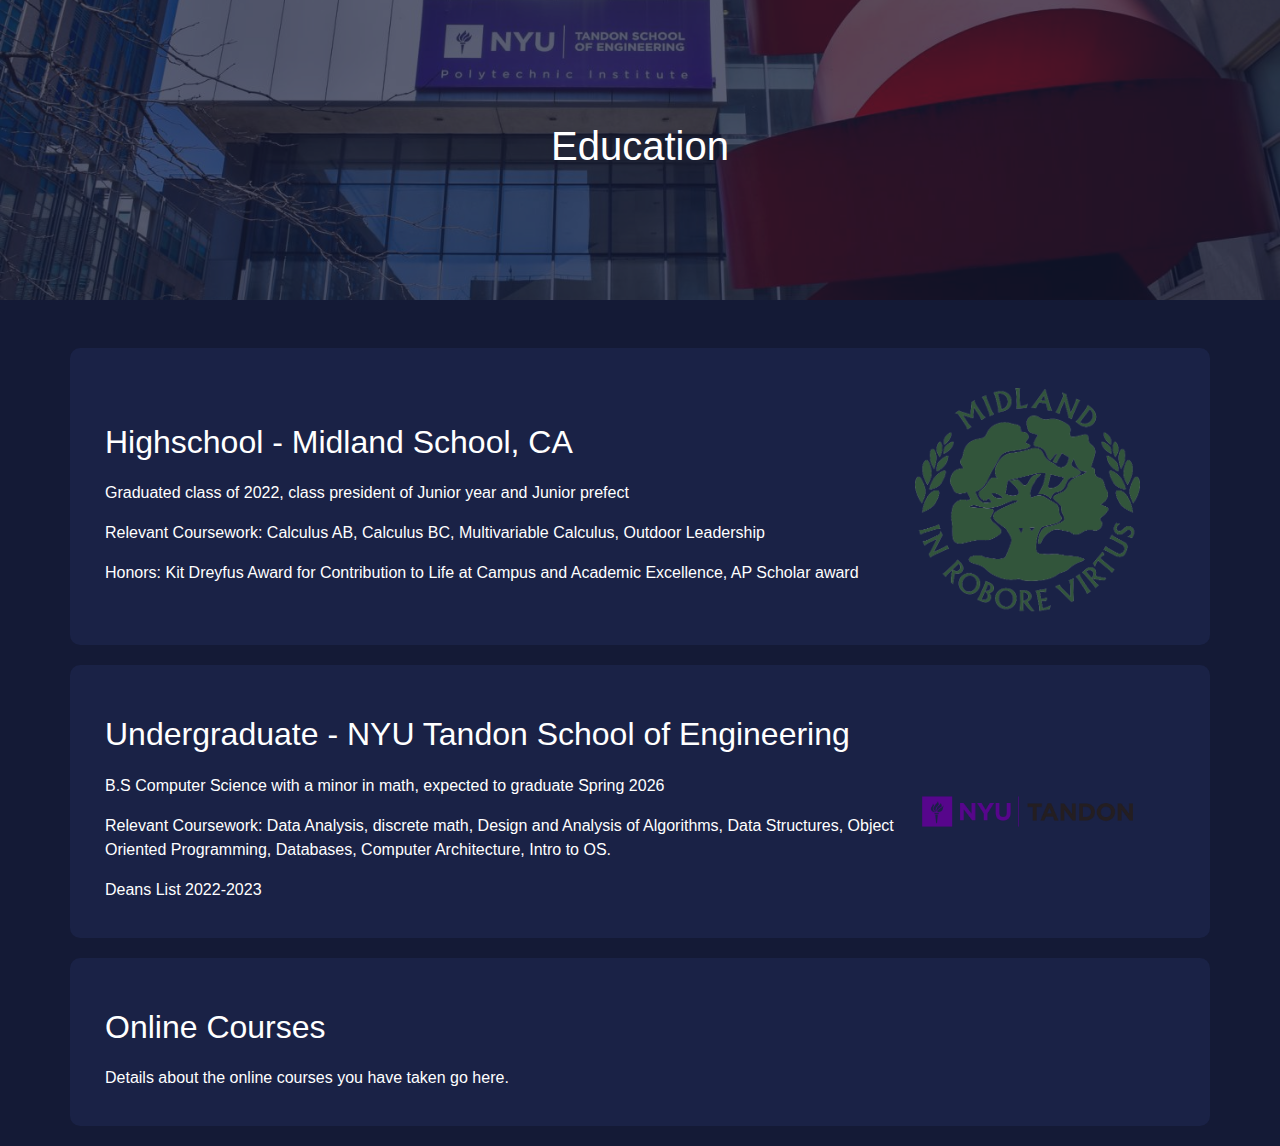
<file: education.html>
<!DOCTYPE html>
<html lang="en">
<head>
    <meta charset="UTF-8">
    <meta name="viewport" content="width=device-width, initial-scale=1.0">
    <title>Education</title>
    <!-- Bootstrap CSS -->
    <link href="https://stackpath.bootstrapcdn.com/bootstrap/4.5.2/css/bootstrap.min.css" rel="stylesheet">
    <style>
        body {
            background-color: #141a36;
            color: white; /* Set text color to white for better contrast */
            margin: 0;
            padding: 0;
            font-family: Arial, sans-serif;
        }
        .header-image {
            position: relative;
            width: 100%;
            height: 300px; /* Default height for medium to large screens */
            background: url('tandon.jpg') no-repeat center center/cover;
        }
        @media (max-width: 767.98px) {
            .header-image {
                height: 200px; /* Reduced height for small screens */
            }
        }
        .header-overlay {
            position: absolute;
            top: 0;
            left: 0;
            width: 100%;
            height: 100%;
            background-color: rgba(20, 26, 54, 0.7); /* Slightly transparent overlay */
        }
        .header-content {
            position: absolute;
            top: 50%;
            left: 50%;
            transform: translate(-50%, -50%);
            text-align: center;
        }
        .section-title {
            margin-top: 30px;
            margin-bottom: 20px;
            font-size: 2rem;
        }
        .education-section {
            background-color: #1a2246;
            padding: 20px;
            border-radius: 10px;
            margin-bottom: 20px;
            display: flex;
            align-items: center;
            justify-content: space-between;
            flex-wrap: wrap; /* Allow elements to wrap on smaller screens */
        }
        .school-icon {
            max-width: 225px; /* Significantly larger icon size */
            margin-right: 50px; /* Move icon slightly off from the right */
            margin-top: 20px; /* Add space above the icon when it moves below the text */
        }
        @media (max-width: 767.98px) {
            .education-section {
                flex-direction: column; /* Stack the content vertically on smaller screens */
                text-align: center; /* Center align text on smaller screens */
            }
            .school-icon {
                margin-right: 0; /* Remove right margin */
                margin-top: 20px; /* Add space above the icon */
            }
        }
    </style>
</head>
<body>
    <div class="header-image">
        <div class="header-overlay"></div>
        <div class="header-content">
            <h1>Education</h1>
        </div>
    </div>

    <div class="container text-center mt-5">
        <!-- Highschool Section -->
        <div class="row education-section">
            <div class="col text-left">
                <h2 class="section-title">Highschool - Midland School, CA</h2>
                <p>Graduated class of 2022, class president of Junior year and Junior prefect</p>
                <p>Relevant Coursework: Calculus AB, Calculus BC, Multivariable Calculus, Outdoor Leadership</p>
                <p>Honors: Kit Dreyfus Award for Contribution to Life at Campus and Academic Excellence, AP Scholar award</p>
            </div>
            <div>
                <img src="midland_school.png" alt="Highschool Icon" class="school-icon">
            </div>
        </div>

        <!-- Undergraduate Section -->
        <div class="row education-section">
            <div class="col text-left">
                <h2 class="section-title">Undergraduate - NYU Tandon School of Engineering</h2>
                <p>B.S Computer Science with a minor in math, expected to graduate Spring 2026</p>
                <p>Relevant Coursework: Data Analysis, discrete math, Design and Analysis of Algorithms, Data Structures, Object Oriented Programming, Databases, Computer Architecture, Intro to OS.</p>
                <p>Deans List 2022-2023</p>
            </div>
            <div>
                <img src="NYU.png" alt="Undergraduate Icon" class="school-icon">
            </div>
        </div>

        <!-- Online Courses Section -->
        <div class="row education-section">
            <div class="col text-left">
                <h2 class="section-title">Online Courses</h2>
                <p>Details about the online courses you have taken go here.</p>
            </div>
        </div>
    </div>

    <!-- Bootstrap JS -->
    <script src="https://stackpath.bootstrapcdn.com/bootstrap/4.5.2/js/bootstrap.min.js"></script>
</body>
</html>
</file>
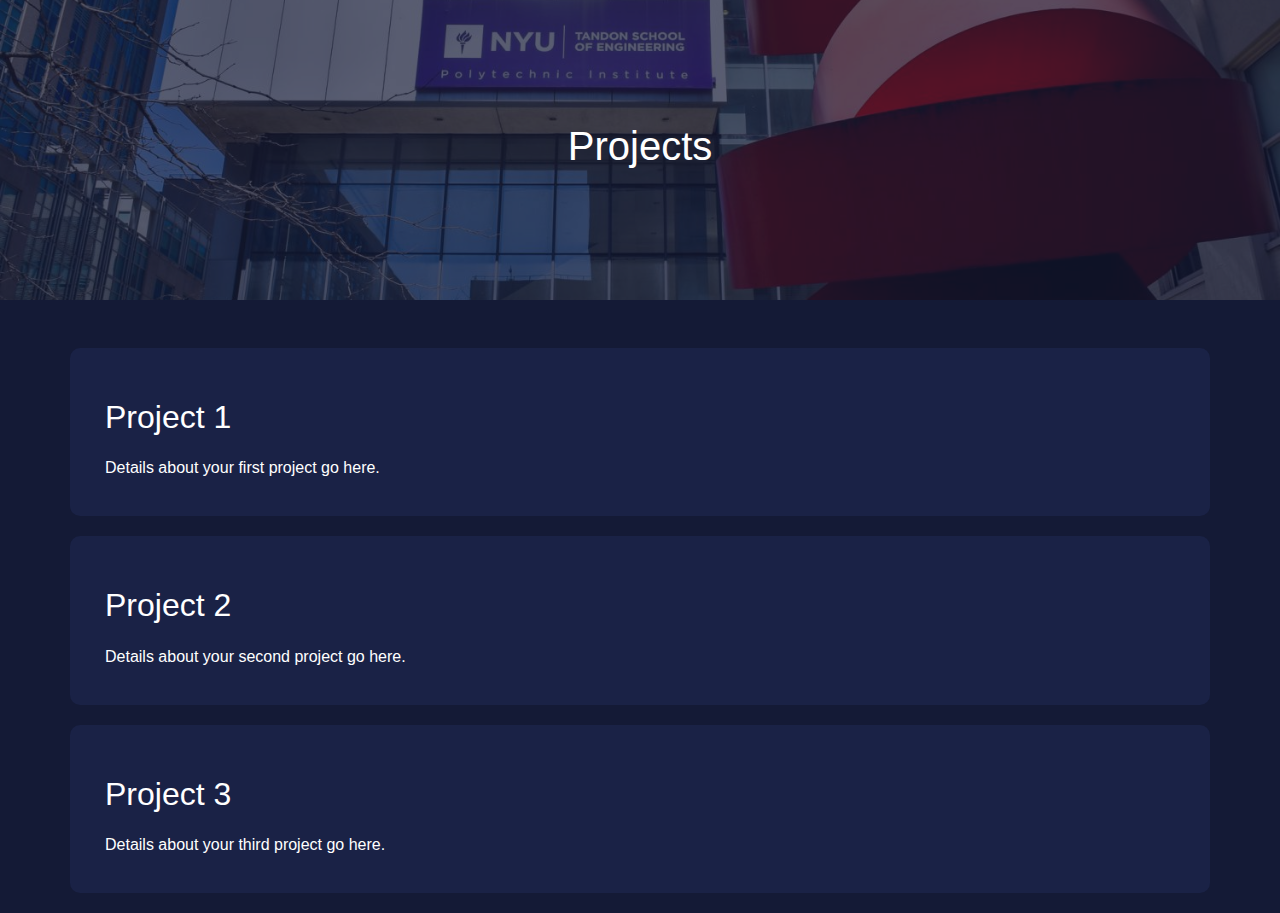
<file: projects.html>
<!DOCTYPE html>
<html lang="en">
<head>
    <meta charset="UTF-8">
    <meta name="viewport" content="width=device-width, initial-scale=1.0">
    <title>Projects</title>
    <!-- Bootstrap CSS -->
    <link href="https://stackpath.bootstrapcdn.com/bootstrap/4.5.2/css/bootstrap.min.css" rel="stylesheet">
    <style>
        body {
            background-color: #141a36;
            color: white; /* Set text color to white for better contrast */
            margin: 0;
            padding: 0;
            font-family: Arial, sans-serif;
        }
        .header-image {
            position: relative;
            width: 100%;
            height: 300px; /* Default height for medium to large screens */
            background: url('tandon.jpg') no-repeat center center/cover;
        }
        @media (max-width: 767.98px) {
            .header-image {
                height: 200px; /* Reduced height for small screens */
            }
        }
        .header-overlay {
            position: absolute;
            top: 0;
            left: 0;
            width: 100%;
            height: 100%;
            background-color: rgba(20, 26, 54, 0.7); /* Slightly transparent overlay */
        }
        .header-content {
            position: absolute;
            top: 50%;
            left: 50%;
            transform: translate(-50%, -50%);
            text-align: center;
        }
        .project-section {
            background-color: #1a2246;
            padding: 20px;
            border-radius: 10px;
            margin-bottom: 20px;
        }
        .section-title {
            margin-top: 30px;
            margin-bottom: 20px;
            font-size: 2rem;
        }
    </style>
</head>
<body>
    <div class="header-image">
        <div class="header-overlay"></div>
        <div class="header-content">
            <h1>Projects</h1>
        </div>
    </div>

    <div class="container text-center mt-5">
        <!-- Project 1 Section -->
        <div class="row project-section">
            <div class="col text-left">
                <h2 class="section-title">Project 1</h2>
                <p>Details about your first project go here.</p>
            </div>
        </div>

        <!-- Project 2 Section -->
        <div class="row project-section">
            <div class="col text-left">
                <h2 class="section-title">Project 2</h2>
                <p>Details about your second project go here.</p>
            </div>
        </div>

        <!-- Project 3 Section -->
        <div class="row project-section">
            <div class="col text-left">
                <h2 class="section-title">Project 3</h2>
                <p>Details about your third project go here.</p>
            </div>
        </div>
    </div>

    <!-- Bootstrap JS -->
    <script src="https://stackpath.bootstrapcdn.com/bootstrap/4.5.2/js/bootstrap.min.js"></script>
</body>
</html>
</file>
